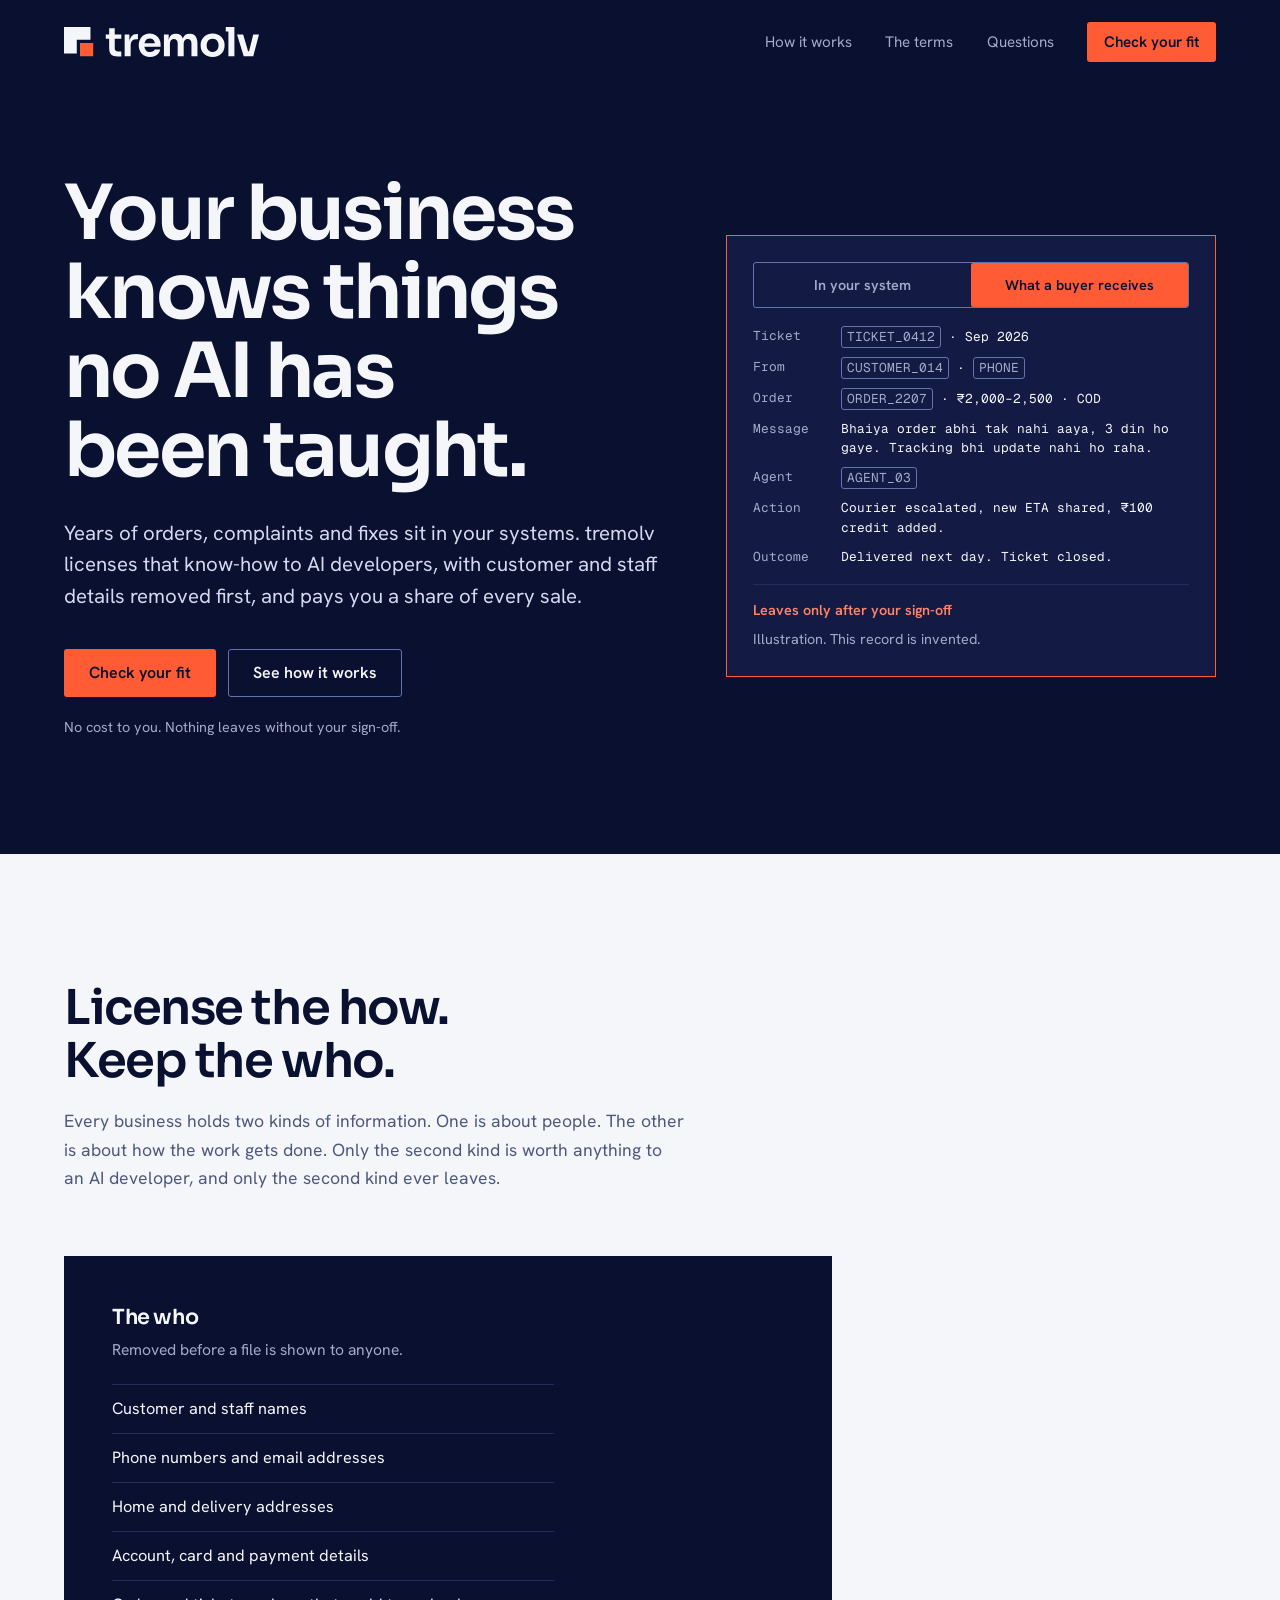
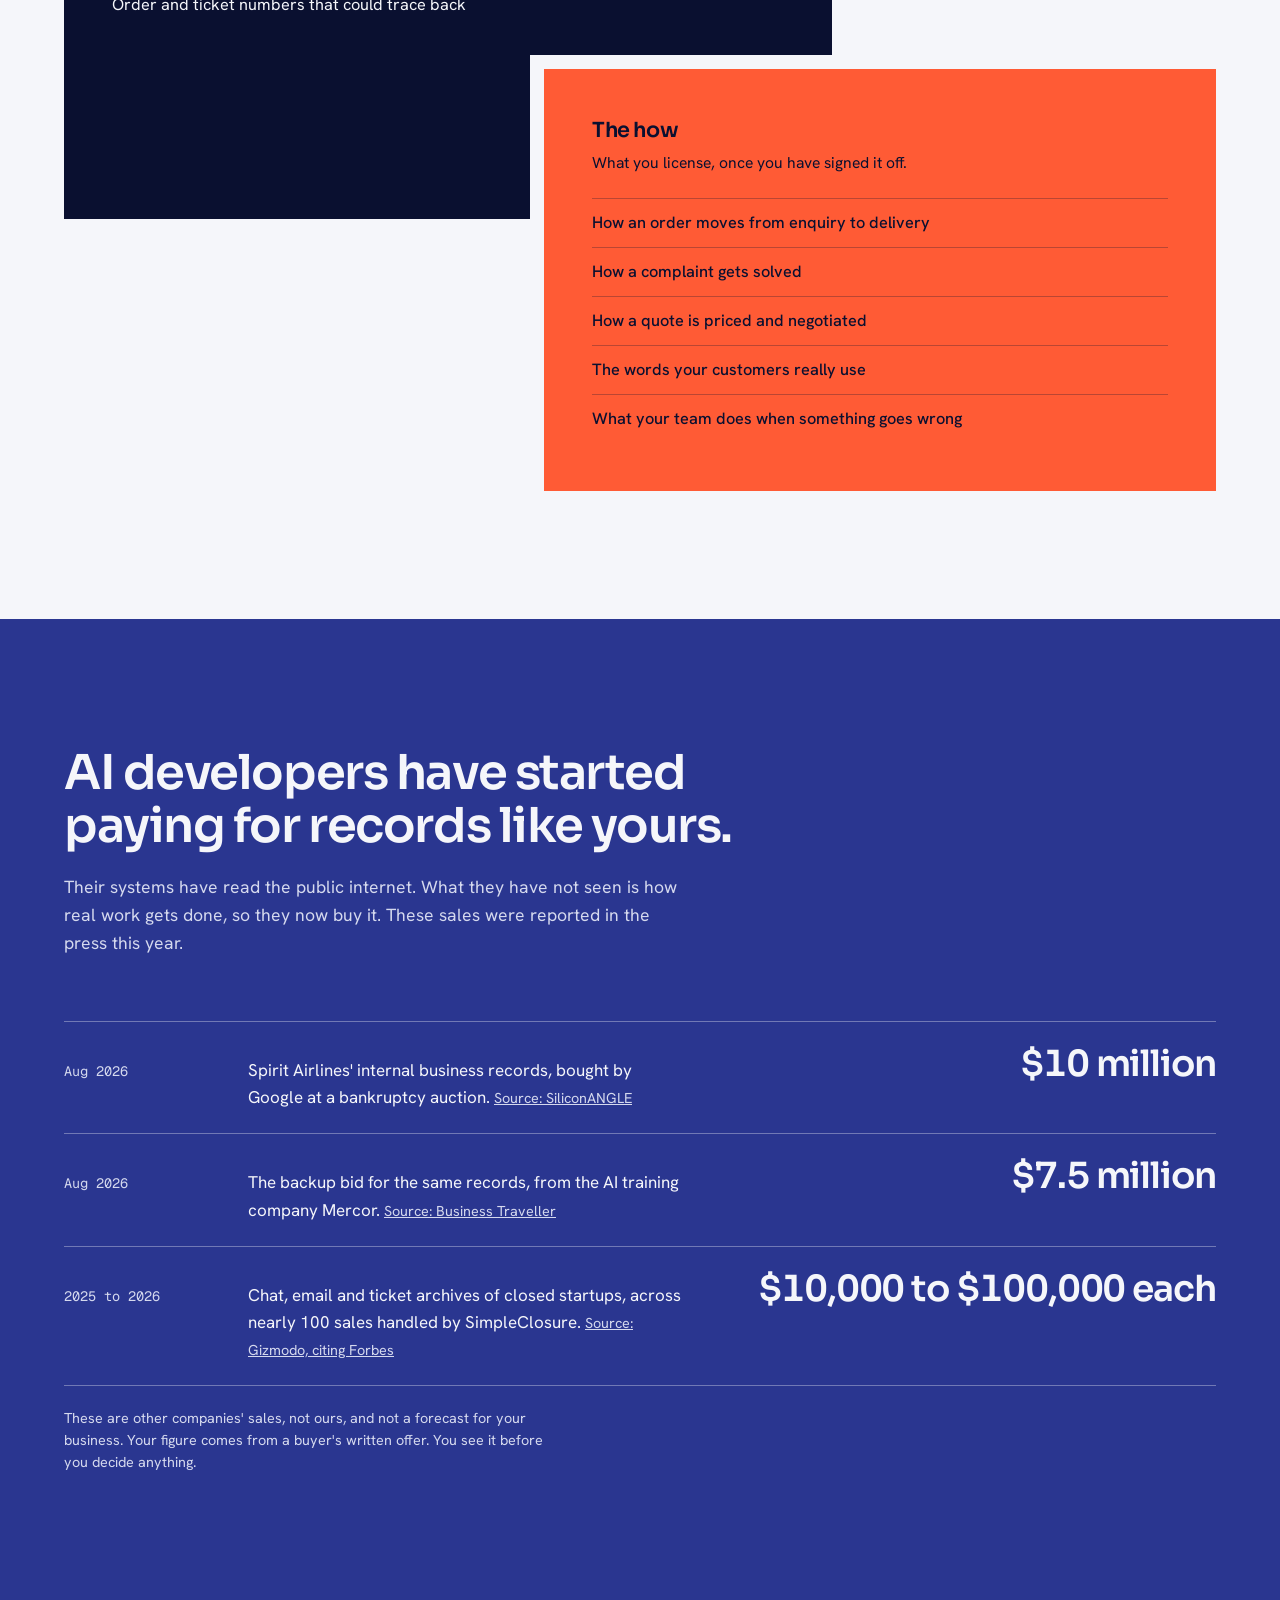
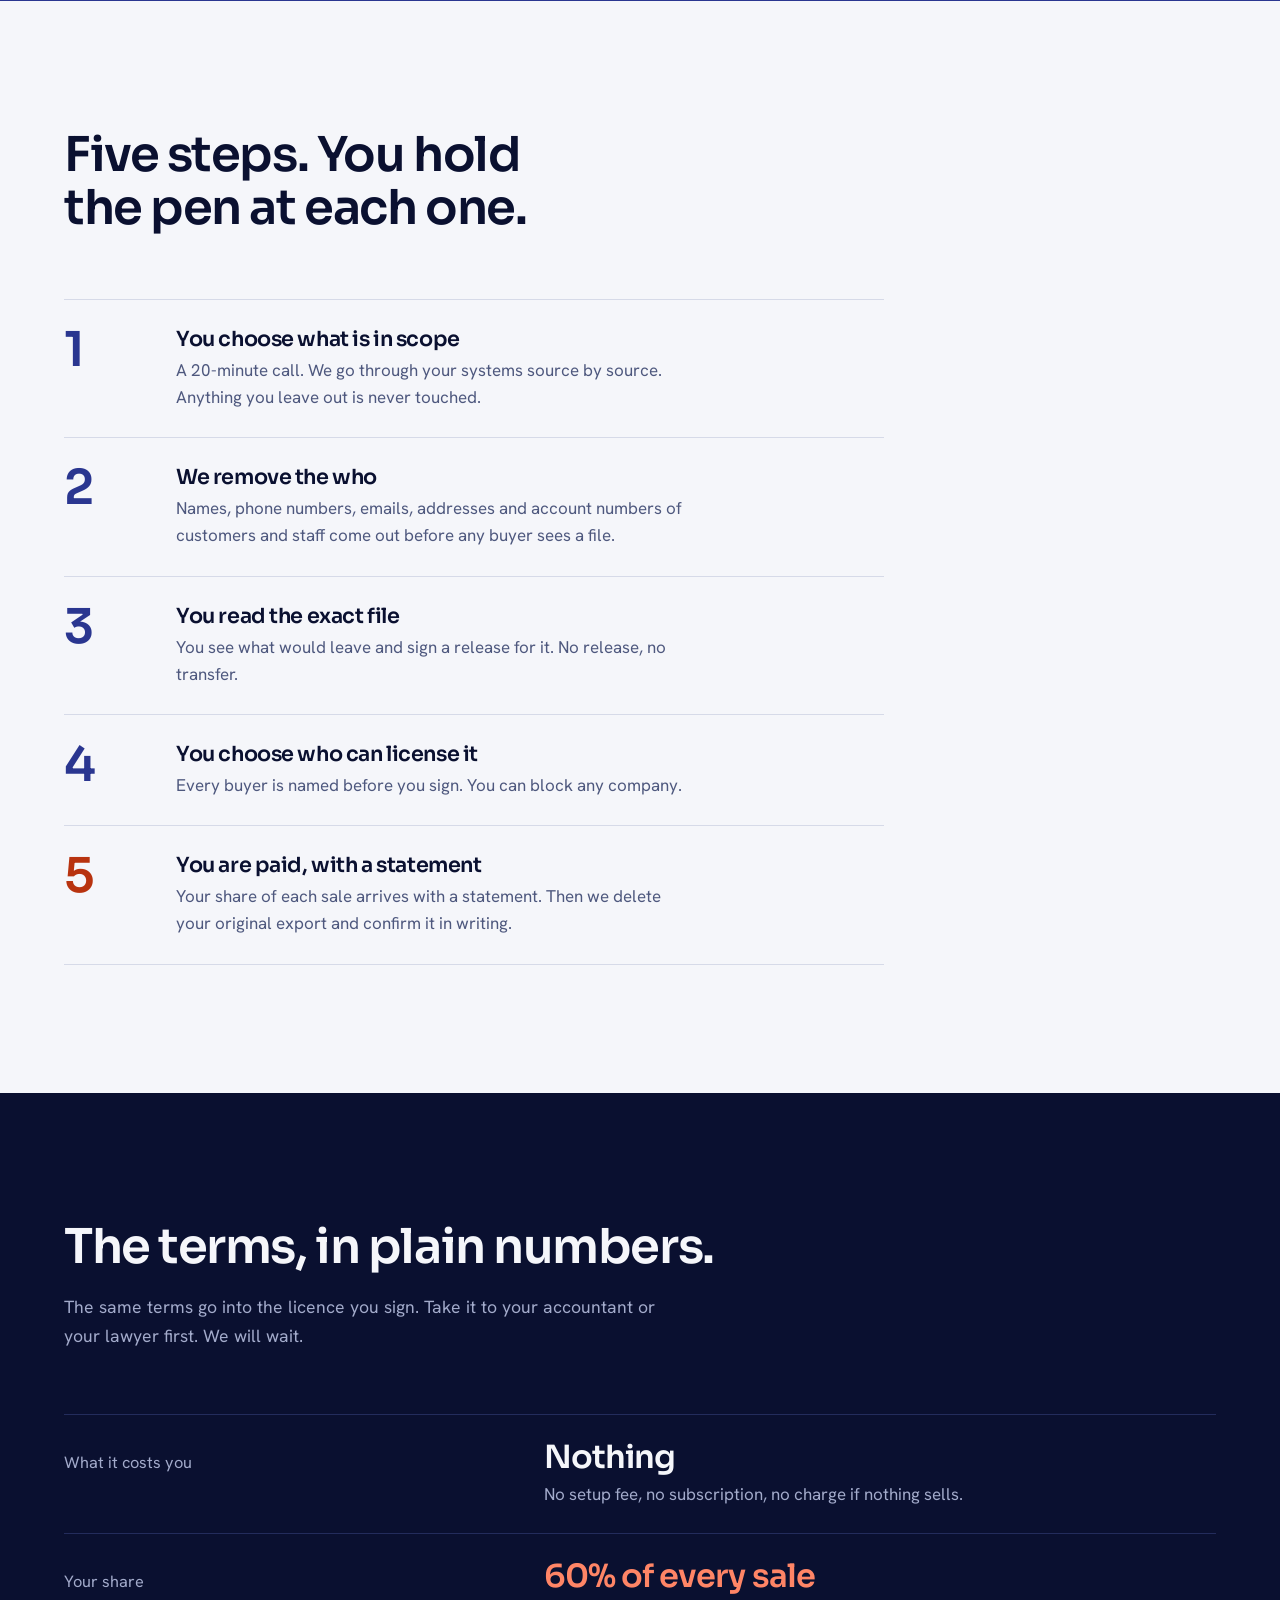
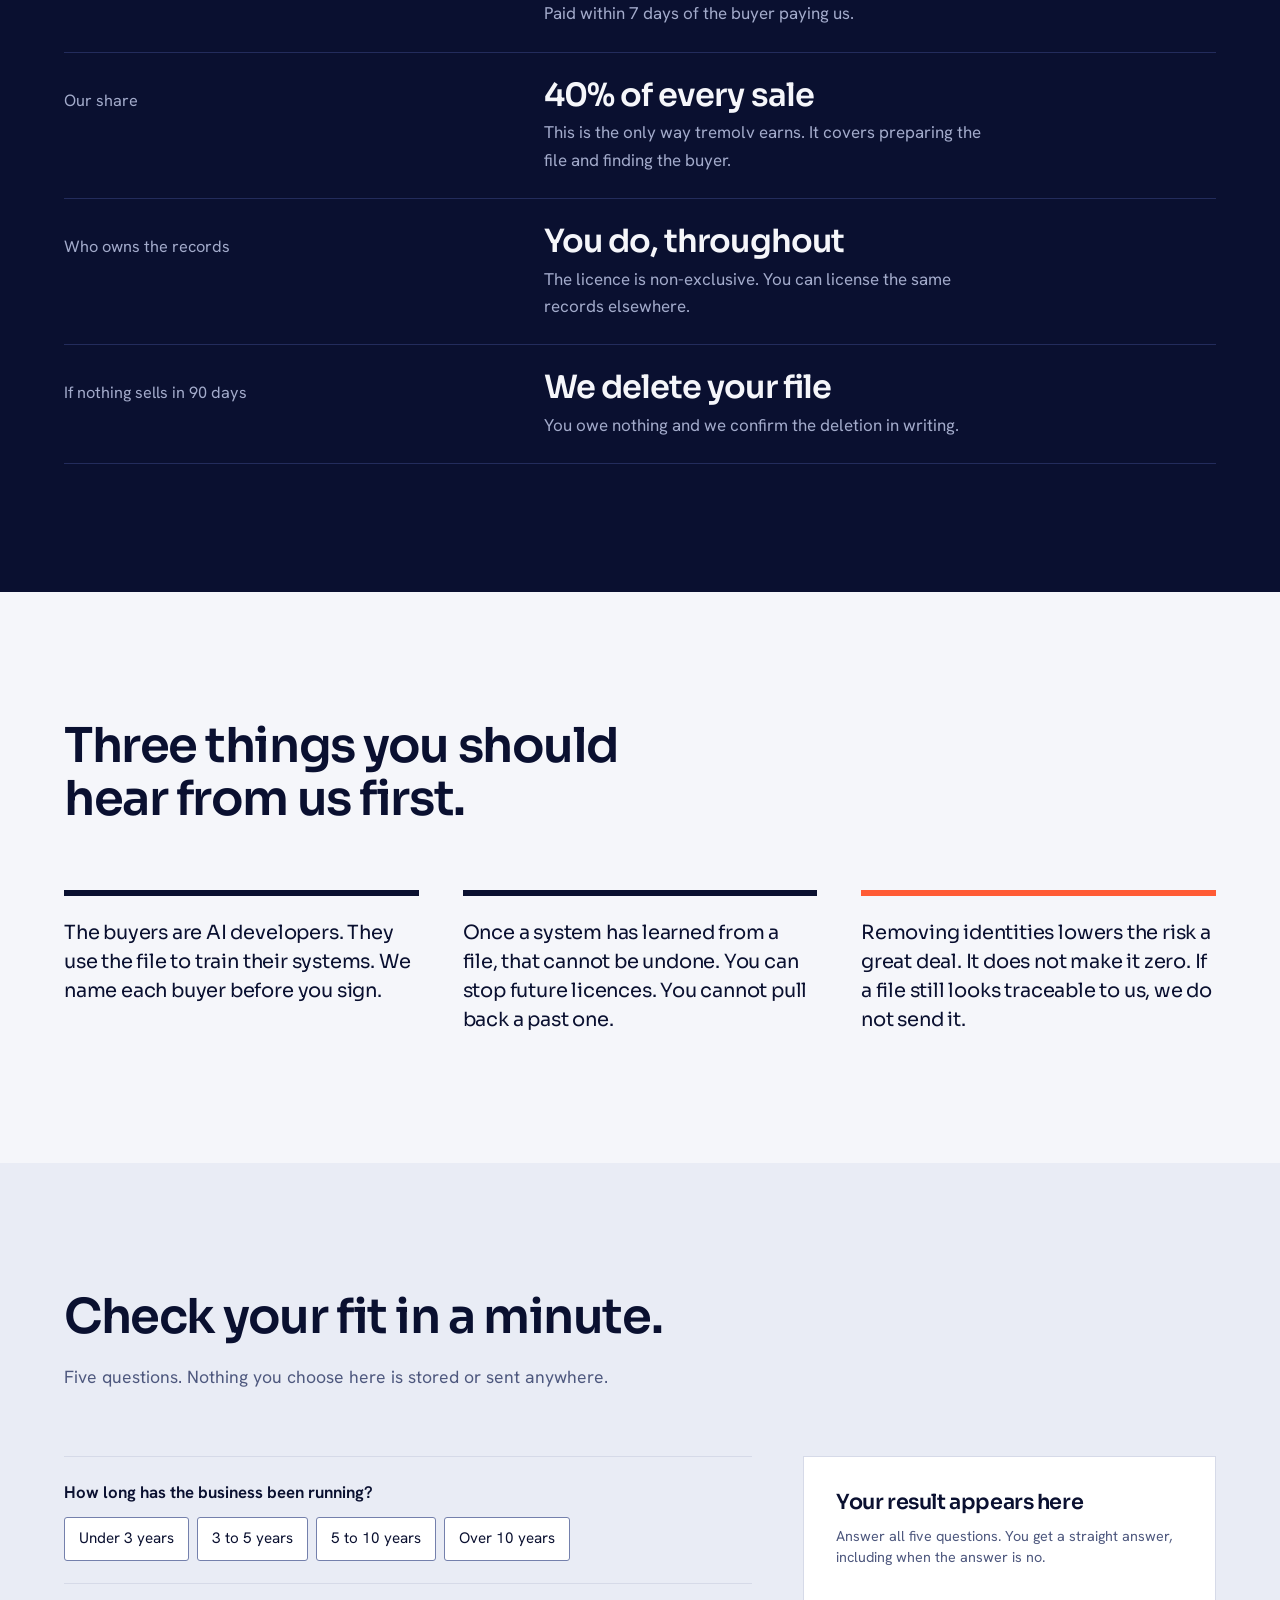
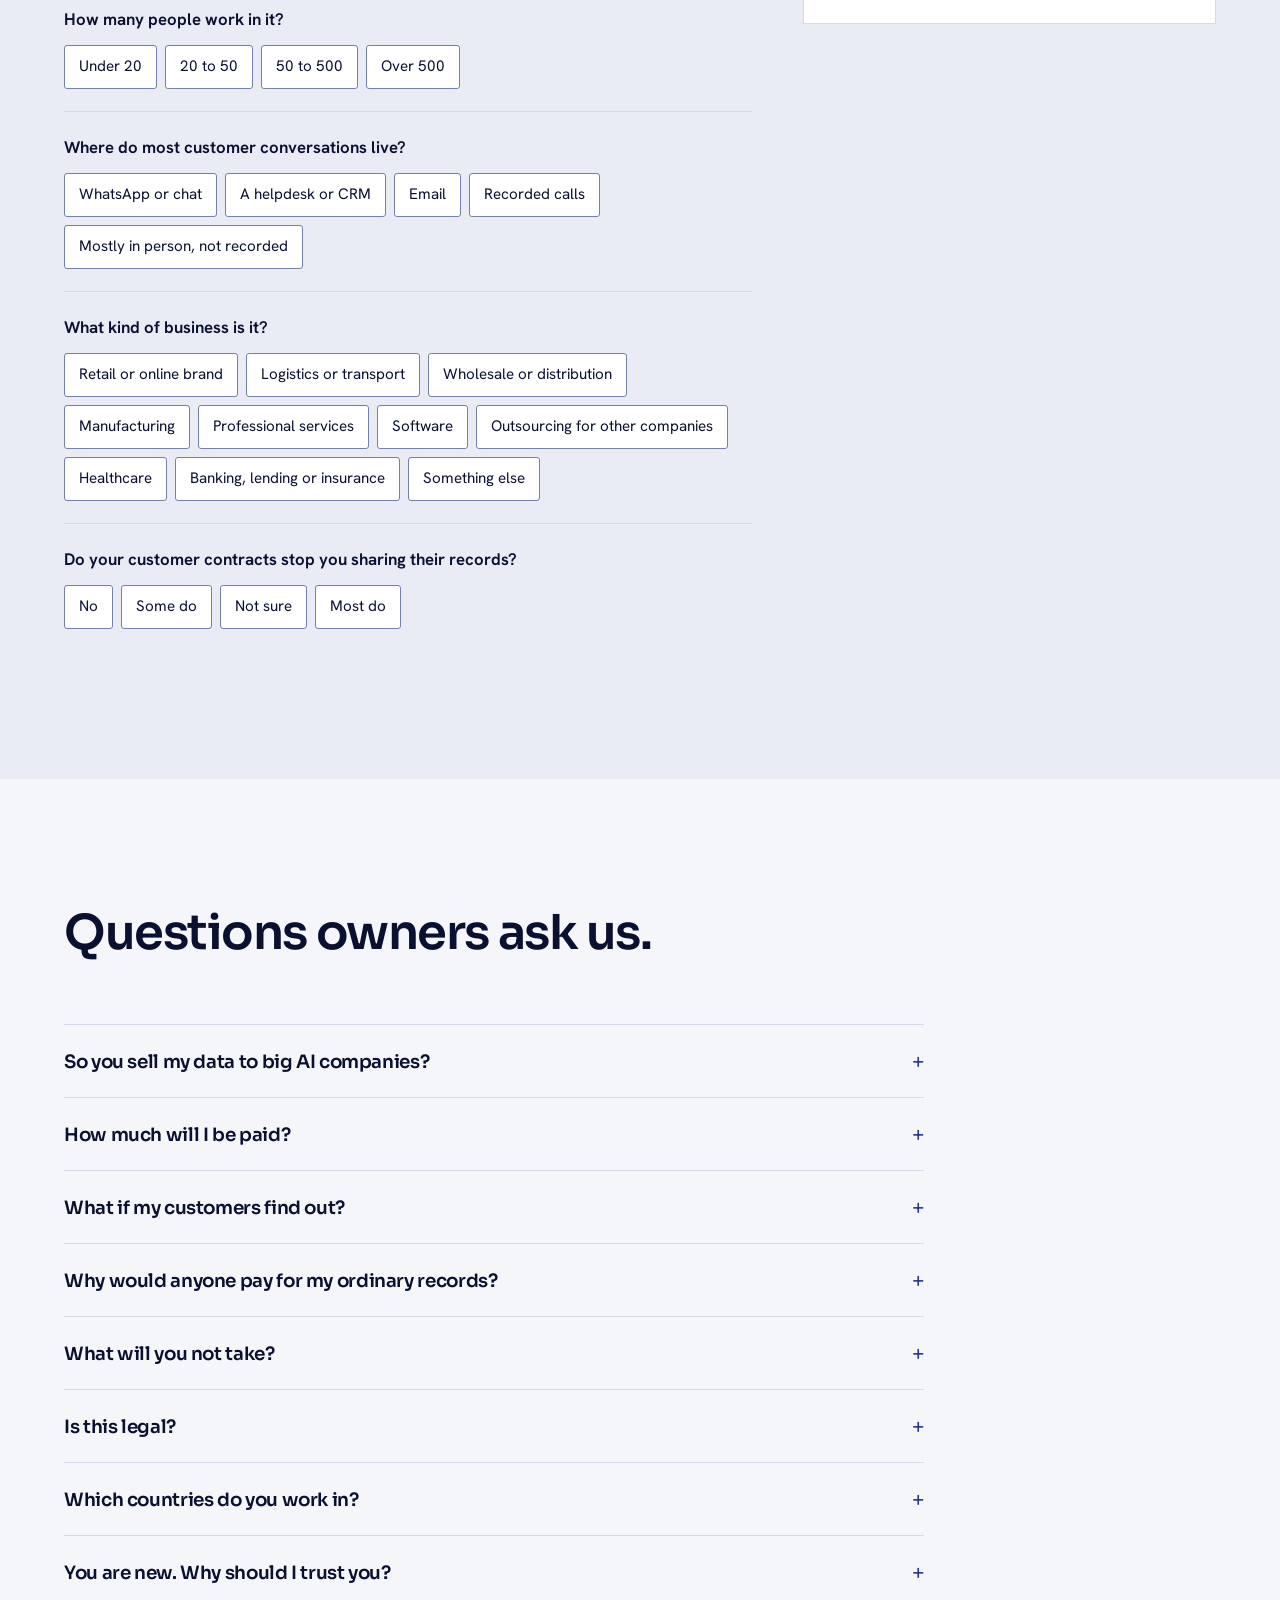
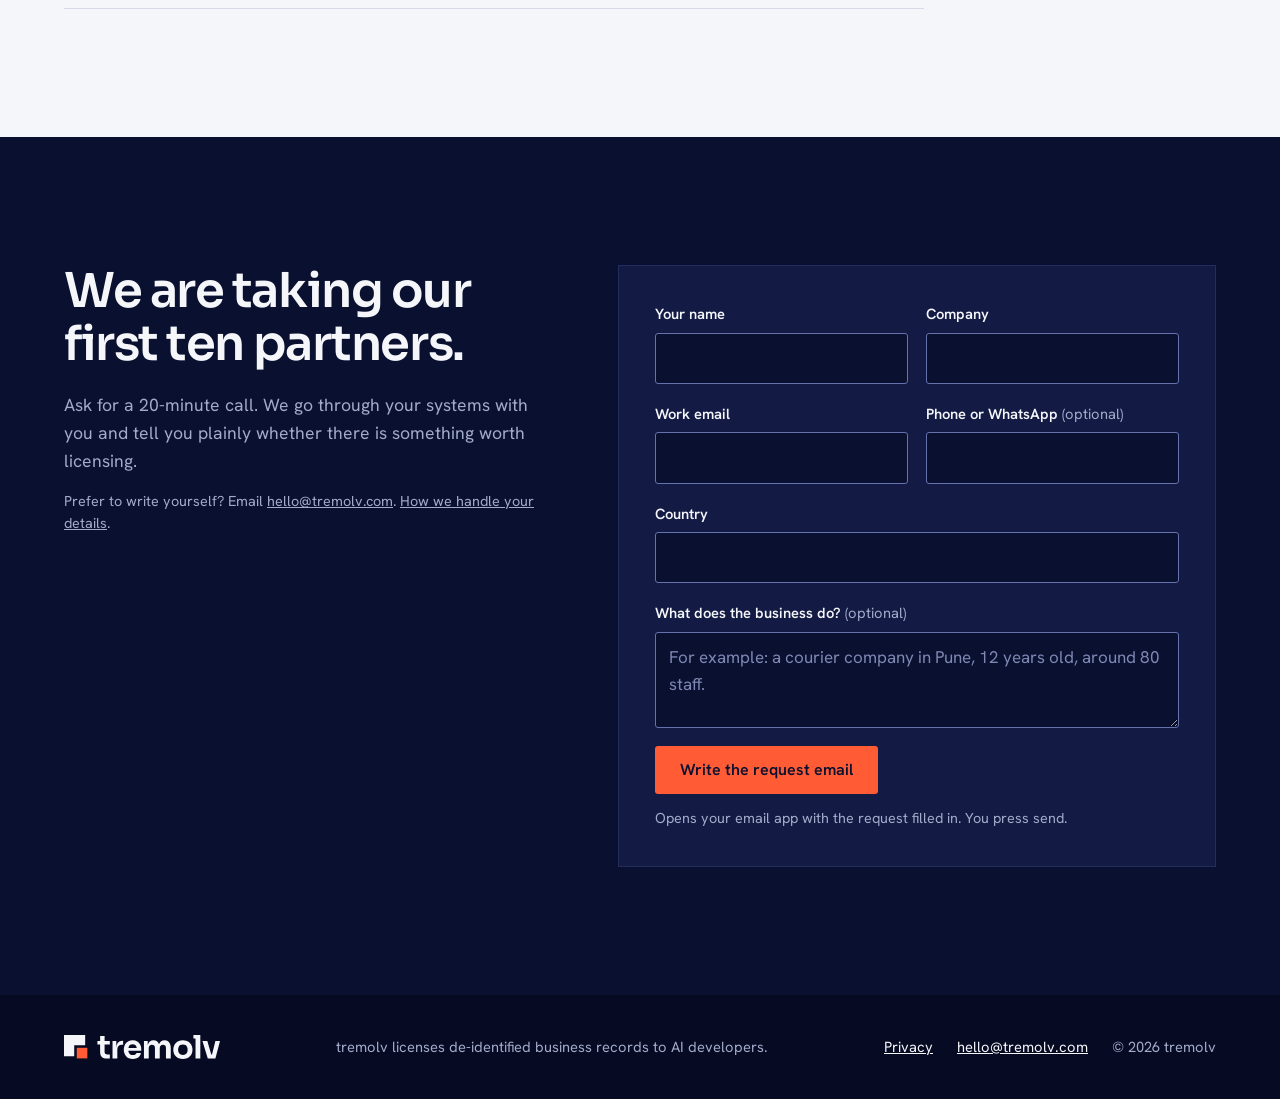
<file: index.html>
<!doctype html>
<html lang="en">
<head>
<meta charset="utf-8">
<meta name="viewport" content="width=device-width, initial-scale=1">
<title>tremolv | License how your business works</title>
<meta name="description" content="tremolv licenses your de-identified operational records to AI developers and pays you a share of every sale. You see the exact file, name the buyers you refuse, and sign off before anything leaves.">
<link rel="canonical" href="https://tremolv.com/">
<meta property="og:type" content="website">
<meta property="og:url" content="https://tremolv.com/">
<meta property="og:title" content="tremolv | License the how. Keep the who.">
<meta property="og:description" content="Your business knows things no AI has been taught. License that know-how, with customer and staff details removed first.">
<meta property="og:image" content="https://tremolv.com/assets/img/og-image.png">
<meta name="twitter:card" content="summary_large_image">
<meta name="theme-color" content="#0A1030">
<link rel="icon" href="assets/img/favicon.svg" type="image/svg+xml">
<link rel="icon" href="assets/img/favicon-32.png" sizes="32x32" type="image/png">
<link rel="apple-touch-icon" href="assets/img/apple-touch-icon-180.png">
<link rel="preload" href="assets/fonts/sora.woff2" as="font" type="font/woff2" crossorigin>
<link rel="preload" href="assets/fonts/hanken-grotesk.woff2" as="font" type="font/woff2" crossorigin>
<link rel="stylesheet" href="assets/css/site.css">
</head>
<body>
<a class="skip" href="#main">Skip to content</a>

<div class="on-navy">
  <header class="wrap top">
    <a class="top__logo" href="./" aria-label="tremolv home"><img src="assets/img/tremolv-logo-on-dark.svg" alt="tremolv" width="195" height="30"></a>
    <nav class="top__nav" aria-label="Main">
      <a href="#how">How it works</a>
      <a href="#terms">The terms</a>
      <a href="#questions">Questions</a>
      <a class="btn btn-primary" href="#fit">Check your fit</a>
    </nav>
  </header>
</div>

<main id="main">
<section class="on-navy">
  <div class="wrap hero">
    <div class="hero__grid">
      <div class="hero__copy">
        <h1 class="h1">Your business knows things no AI has been taught.</h1>
        <p class="lead">Years of orders, complaints and fixes sit in your systems. tremolv licenses that know-how to AI developers, with customer and staff details removed first, and pays you a share of every sale.</p>
        <div class="hero__cta">
          <a class="btn btn-primary" href="#fit">Check your fit</a>
          <a class="btn btn-secondary" href="#how">See how it works</a>
        </div>
        <p class="note hero__assure">No cost to you. Nothing leaves without your sign-off.</p>
      </div>

      <figure class="record" id="record" data-state="in">
        <div class="record__tabs" role="group" aria-label="Which version of the record to show">
          <button class="record__tab" type="button" data-show="in" aria-pressed="true">In your system</button>
          <button class="record__tab" type="button" data-show="out" aria-pressed="false">What a buyer receives</button>
        </div>
        <dl>
          <dt>Ticket</dt>
          <dd><span class="swap"><span class="swap__in">TKT-2207</span><span class="swap__out">TICKET_0412</span></span> · <span class="swap"><span class="swap__in">14 Sep 2026</span><span class="swap__out swap__out--plain">Sep 2026</span></span></dd>
          <dt>From</dt>
          <dd><span class="swap"><span class="swap__in">Rahul Verma</span><span class="swap__out">CUSTOMER_014</span></span> · <span class="swap"><span class="swap__in">+91 99999 00000</span><span class="swap__out">PHONE</span></span></dd>
          <dt>Order</dt>
          <dd><span class="swap"><span class="swap__in">#KA-88213</span><span class="swap__out">ORDER_2207</span></span> · <span class="swap"><span class="swap__in">₹2,340</span><span class="swap__out swap__out--plain">₹2,000–2,500</span></span> · COD</dd>
          <dt>Message</dt>
          <dd>Bhaiya order abhi tak nahi aaya, 3 din ho gaye. Tracking bhi update nahi ho raha.</dd>
          <dt>Agent</dt>
          <dd><span class="swap"><span class="swap__in">Priya S.</span><span class="swap__out">AGENT_03</span></span></dd>
          <dt>Action</dt>
          <dd>Courier escalated, new ETA shared, ₹100 credit added.</dd>
          <dt>Outcome</dt>
          <dd>Delivered next day. Ticket closed.</dd>
        </dl>
        <figcaption class="record__foot">
          <span class="record__status" id="record-status" aria-live="polite">Stays with you</span>
          <span class="note">Illustration. This record is invented.</span>
        </figcaption>
      </figure>
    </div>
  </div>
</section>

<section class="band on-paper" id="leaves">
  <div class="wrap">
    <div class="head">
      <h2 class="h2">License the how. Keep the who.</h2>
      <p class="intro">Every business holds two kinds of information. One is about people. The other is about how the work gets done. Only the second kind is worth anything to an AI developer, and only the second kind ever leaves.</p>
    </div>
    <div class="split">
      <div class="split__who">
        <h3 class="h3">The who</h3>
        <p class="split__sub">Removed before a file is shown to anyone.</p>
        <ul>
          <li>Customer and staff names</li>
          <li>Phone numbers and email addresses</li>
          <li>Home and delivery addresses</li>
          <li>Account, card and payment details</li>
          <li>Order and ticket numbers that could trace back</li>
        </ul>
      </div>
      <div class="split__how">
        <h3 class="h3">The how</h3>
        <p class="split__sub">What you license, once you have signed it off.</p>
        <ul>
          <li>How an order moves from enquiry to delivery</li>
          <li>How a complaint gets solved</li>
          <li>How a quote is priced and negotiated</li>
          <li>The words your customers really use</li>
          <li>What your team does when something goes wrong</li>
        </ul>
      </div>
    </div>
  </div>
</section>

<section class="band on-indigo" id="market">
  <div class="wrap">
    <div class="head">
      <h2 class="h2">AI developers have started paying for records like yours.</h2>
      <p class="intro">Their systems have read the public internet. What they have not seen is how real work gets done, so they now buy it. These sales were reported in the press this year.</p>
    </div>
    <div class="ledger">
      <div class="ledger__row">
        <span class="ledger__when">Aug 2026</span>
        <p class="ledger__what">Spirit Airlines' internal business records, bought by Google at a bankruptcy auction. <a href="https://siliconangle.com/2026/08/17/google-pays-10m-to-get-its-hands-on-spirit-airlines-business-data-for-ai-training/" rel="noopener">Source: SiliconANGLE</a></p>
        <span class="ledger__price">$10 million</span>
      </div>
      <div class="ledger__row">
        <span class="ledger__when">Aug 2026</span>
        <p class="ledger__what">The backup bid for the same records, from the AI training company Mercor. <a href="https://www.businesstraveller.com/news/google-spirit-airlines-data-deal-ai-training/" rel="noopener">Source: Business Traveller</a></p>
        <span class="ledger__price">$7.5 million</span>
      </div>
      <div class="ledger__row">
        <span class="ledger__when">2025 to 2026</span>
        <p class="ledger__what">Chat, email and ticket archives of closed startups, across nearly 100 sales handled by SimpleClosure. <a href="https://gizmodo.com/failed-companies-are-selling-old-slack-chats-and-email-archives-to-train-ai-2000747916" rel="noopener">Source: Gizmodo, citing Forbes</a></p>
        <span class="ledger__price">$10,000 to $100,000 each</span>
      </div>
    </div>
    <p class="note">These are other companies' sales, not ours, and not a forecast for your business. Your figure comes from a buyer's written offer. You see it before you decide anything.</p>
  </div>
</section>

<section class="band on-paper" id="how">
  <div class="wrap">
    <div class="head">
      <h2 class="h2">Five steps. You hold the pen at each one.</h2>
    </div>
    <ol class="steps">
      <li><h3 class="h3">You choose what is in scope</h3><p>A 20-minute call. We go through your systems source by source. Anything you leave out is never touched.</p></li>
      <li><h3 class="h3">We remove the who</h3><p>Names, phone numbers, emails, addresses and account numbers of customers and staff come out before any buyer sees a file.</p></li>
      <li><h3 class="h3">You read the exact file</h3><p>You see what would leave and sign a release for it. No release, no transfer.</p></li>
      <li><h3 class="h3">You choose who can license it</h3><p>Every buyer is named before you sign. You can block any company.</p></li>
      <li><h3 class="h3">You are paid, with a statement</h3><p>Your share of each sale arrives with a statement. Then we delete your original export and confirm it in writing.</p></li>
    </ol>
  </div>
</section>

<section class="band on-navy" id="terms">
  <div class="wrap">
    <div class="head">
      <h2 class="h2">The terms, in plain numbers.</h2>
      <p class="intro">The same terms go into the licence you sign. Take it to your accountant or your lawyer first. We will wait.</p>
    </div>
    <dl class="terms">
      <div><dt>What it costs you</dt><dd><b>Nothing</b><span>No setup fee, no subscription, no charge if nothing sells.</span></dd></div>
      <div class="is-yours"><dt>Your share</dt><dd><b>60% of every sale</b><span>Paid within 7 days of the buyer paying us.</span></dd></div>
      <div><dt>Our share</dt><dd><b>40% of every sale</b><span>This is the only way tremolv earns. It covers preparing the file and finding the buyer.</span></dd></div>
      <div><dt>Who owns the records</dt><dd><b>You do, throughout</b><span>The licence is non-exclusive. You can license the same records elsewhere.</span></dd></div>
      <div><dt>If nothing sells in 90 days</dt><dd><b>We delete your file</b><span>You owe nothing and we confirm the deletion in writing.</span></dd></div>
    </dl>
  </div>
</section>

<section class="band on-paper" id="said-first">
  <div class="wrap">
    <div class="head">
      <h2 class="h2">Three things you should hear from us first.</h2>
    </div>
    <ul class="said">
      <li><p>The buyers are AI developers. They use the file to train their systems. We name each buyer before you sign.</p></li>
      <li><p>Once a system has learned from a file, that cannot be undone. You can stop future licences. You cannot pull back a past one.</p></li>
      <li><p>Removing identities lowers the risk a great deal. It does not make it zero. If a file still looks traceable to us, we do not send it.</p></li>
    </ul>
  </div>
</section>

<section class="band on-sunk" id="fit">
  <div class="wrap">
    <div class="head">
      <h2 class="h2">Check your fit in a minute.</h2>
      <p class="intro">Five questions. Nothing you choose here is stored or sent anywhere.</p>
    </div>
    <div class="fit">
      <form id="fit-form" novalidate>
        <fieldset class="fit__q">
          <legend>How long has the business been running?</legend>
          <div class="chips">
            <label class="chip"><input type="radio" name="years" value="0" id="fit-years-0"><span>Under 3 years</span></label>
            <label class="chip"><input type="radio" name="years" value="1" id="fit-years-1"><span>3 to 5 years</span></label>
            <label class="chip"><input type="radio" name="years" value="2" id="fit-years-2"><span>5 to 10 years</span></label>
            <label class="chip"><input type="radio" name="years" value="3" id="fit-years-3"><span>Over 10 years</span></label>
          </div>
        </fieldset>
        <fieldset class="fit__q">
          <legend>How many people work in it?</legend>
          <div class="chips">
            <label class="chip"><input type="radio" name="team" value="xs" id="fit-team-xs"><span>Under 20</span></label>
            <label class="chip"><input type="radio" name="team" value="s" id="fit-team-s"><span>20 to 50</span></label>
            <label class="chip"><input type="radio" name="team" value="m" id="fit-team-m"><span>50 to 500</span></label>
            <label class="chip"><input type="radio" name="team" value="l" id="fit-team-l"><span>Over 500</span></label>
          </div>
        </fieldset>
        <fieldset class="fit__q">
          <legend>Where do most customer conversations live?</legend>
          <div class="chips">
            <label class="chip"><input type="radio" name="channel" value="chat" id="fit-channel-chat"><span>WhatsApp or chat</span></label>
            <label class="chip"><input type="radio" name="channel" value="tickets" id="fit-channel-tickets"><span>A helpdesk or CRM</span></label>
            <label class="chip"><input type="radio" name="channel" value="email" id="fit-channel-email"><span>Email</span></label>
            <label class="chip"><input type="radio" name="channel" value="calls" id="fit-channel-calls"><span>Recorded calls</span></label>
            <label class="chip"><input type="radio" name="channel" value="none" id="fit-channel-none"><span>Mostly in person, not recorded</span></label>
          </div>
        </fieldset>
        <fieldset class="fit__q">
          <legend>What kind of business is it?</legend>
          <div class="chips">
            <label class="chip"><input type="radio" name="sector" value="retail" id="fit-sector-retail"><span>Retail or online brand</span></label>
            <label class="chip"><input type="radio" name="sector" value="logistics" id="fit-sector-logistics"><span>Logistics or transport</span></label>
            <label class="chip"><input type="radio" name="sector" value="distribution" id="fit-sector-distribution"><span>Wholesale or distribution</span></label>
            <label class="chip"><input type="radio" name="sector" value="manufacturing" id="fit-sector-manufacturing"><span>Manufacturing</span></label>
            <label class="chip"><input type="radio" name="sector" value="services" id="fit-sector-services"><span>Professional services</span></label>
            <label class="chip"><input type="radio" name="sector" value="software" id="fit-sector-software"><span>Software</span></label>
            <label class="chip"><input type="radio" name="sector" value="outsourcing" id="fit-sector-outsourcing"><span>Outsourcing for other companies</span></label>
            <label class="chip"><input type="radio" name="sector" value="health" id="fit-sector-health"><span>Healthcare</span></label>
            <label class="chip"><input type="radio" name="sector" value="finance" id="fit-sector-finance"><span>Banking, lending or insurance</span></label>
            <label class="chip"><input type="radio" name="sector" value="other" id="fit-sector-other"><span>Something else</span></label>
          </div>
        </fieldset>
        <fieldset class="fit__q">
          <legend>Do your customer contracts stop you sharing their records?</legend>
          <div class="chips">
            <label class="chip"><input type="radio" name="rights" value="free" id="fit-rights-free"><span>No</span></label>
            <label class="chip"><input type="radio" name="rights" value="some" id="fit-rights-some"><span>Some do</span></label>
            <label class="chip"><input type="radio" name="rights" value="unsure" id="fit-rights-unsure"><span>Not sure</span></label>
            <label class="chip"><input type="radio" name="rights" value="most" id="fit-rights-most"><span>Most do</span></label>
          </div>
        </fieldset>
      </form>

      <aside class="fit__result" id="fit-result" data-verdict="none" aria-live="polite">
        <h3 class="h3" id="fit-title">Your result appears here</h3>
        <p class="note" id="fit-summary">Answer all five questions. You get a straight answer, including when the answer is no.</p>
        <ul id="fit-reasons"></ul>
        <a class="btn btn-primary" id="fit-cta" href="#ask" hidden>Request a call</a>
      </aside>
    </div>
  </div>
</section>

<section class="band on-paper" id="questions">
  <div class="wrap">
    <div class="head">
      <h2 class="h2">Questions owners ask us.</h2>
    </div>
    <div class="faq">
      <details>
        <summary>So you sell my data to big AI companies?</summary>
        <div><p>We license a de-identified copy of your operational records to AI developers. Before you sign, you see which company, which file and what you are paid. You can say no to any of them.</p></div>
      </details>
      <details>
        <summary>How much will I be paid?</summary>
        <div><p>We cannot tell you until a buyer makes a written offer, and we will not guess. What moves the figure is how many years of history you have, how much of it is real conversation, and how cleanly you own it.</p><p>You see the offer before you decide. Your share is 60% of it.</p></div>
      </details>
      <details>
        <summary>What if my customers find out?</summary>
        <div><p>There is nothing about your customers in the file, and you can read it yourself before it goes. If you have promised a customer in writing that you will not share their records, those records stay out of scope. We ask about this on the first call.</p></div>
      </details>
      <details>
        <summary>Why would anyone pay for my ordinary records?</summary>
        <div><p>AI systems have read the public internet. What they have not seen is how real work gets done: a complaint from first message to resolution, an order from enquiry to delivery. Your records hold that, in the words your customers really use.</p></div>
      </details>
      <details>
        <summary>What will you not take?</summary>
        <div><p>Patient records. Customer records from banks, lenders and insurers. Anything about children. Records you hold on behalf of your own clients, because those belong to them.</p></div>
      </details>
      <details>
        <summary>Is this legal?</summary>
        <div><p>The licence is a written contract you sign, and personal details are removed first. Privacy law differs by country, so each country has its own annex to the licence. Take it to your accountant or your lawyer before you sign.</p></div>
      </details>
      <details>
        <summary>Which countries do you work in?</summary>
        <div><p>Any country where we can meet the local privacy law. We started in India.</p></div>
      </details>
      <details>
        <summary>You are new. Why should I trust you?</summary>
        <div><p>We are new, and you would be among our first ten partners. That is why you see every file, name every buyer you refuse, and walk away at no cost if nothing sells.</p></div>
      </details>
    </div>
  </div>
</section>

<section class="band on-navy" id="ask">
  <div class="wrap ask">
    <div class="ask__copy">
      <h2 class="h2">We are taking our first ten partners.</h2>
      <p class="intro">Ask for a 20-minute call. We go through your systems with you and tell you plainly whether there is something worth licensing.</p>
      <p class="note">Prefer to write yourself? Email <a href="mailto:hello@tremolv.com">hello@tremolv.com</a>. <a href="privacy.html">How we handle your details</a>.</p>
    </div>
    <form class="form" id="ask-form" method="post" enctype="text/plain" action="mailto:hello@tremolv.com?subject=Call%20request">
      <input type="hidden" name="fit-result" id="ask-fit" value="">
      <div class="field"><label for="ask-name">Your name</label><input id="ask-name" name="name" autocomplete="name" required></div>
      <div class="field"><label for="ask-company">Company</label><input id="ask-company" name="company" autocomplete="organization" required></div>
      <div class="field"><label for="ask-email">Work email</label><input id="ask-email" name="email" type="email" autocomplete="email" required></div>
      <div class="field"><label for="ask-phone">Phone or WhatsApp <small>(optional)</small></label><input id="ask-phone" name="phone" type="tel" autocomplete="tel"></div>
      <div class="field field--wide"><label for="ask-country">Country</label><input id="ask-country" name="country" autocomplete="country-name" required></div>
      <div class="field field--wide"><label for="ask-notes">What does the business do? <small>(optional)</small></label><textarea id="ask-notes" name="notes" placeholder="For example: a courier company in Pune, 12 years old, around 80 staff."></textarea></div>
      <div class="form__foot">
        <button class="btn btn-primary" type="submit" id="ask-submit">Write the request email</button>
        <span class="note">Opens your email app with the request filled in. You press send.</span>
      </div>
      <p class="form__msg" id="ask-msg" role="status" hidden></p>
    </form>
  </div>
</section>
</main>

<footer class="foot">
  <div class="wrap foot__row">
    <img src="assets/img/tremolv-logo-on-dark.svg" alt="tremolv" width="156" height="24">
    <p>tremolv licenses de-identified business records to AI developers.</p>
    <p class="foot__links"><a href="privacy.html">Privacy</a><a href="mailto:hello@tremolv.com">hello@tremolv.com</a><span>© 2026 tremolv</span></p>
  </div>
</footer>

<script src="assets/js/site.js" defer></script>
</body>
</html>
</file>
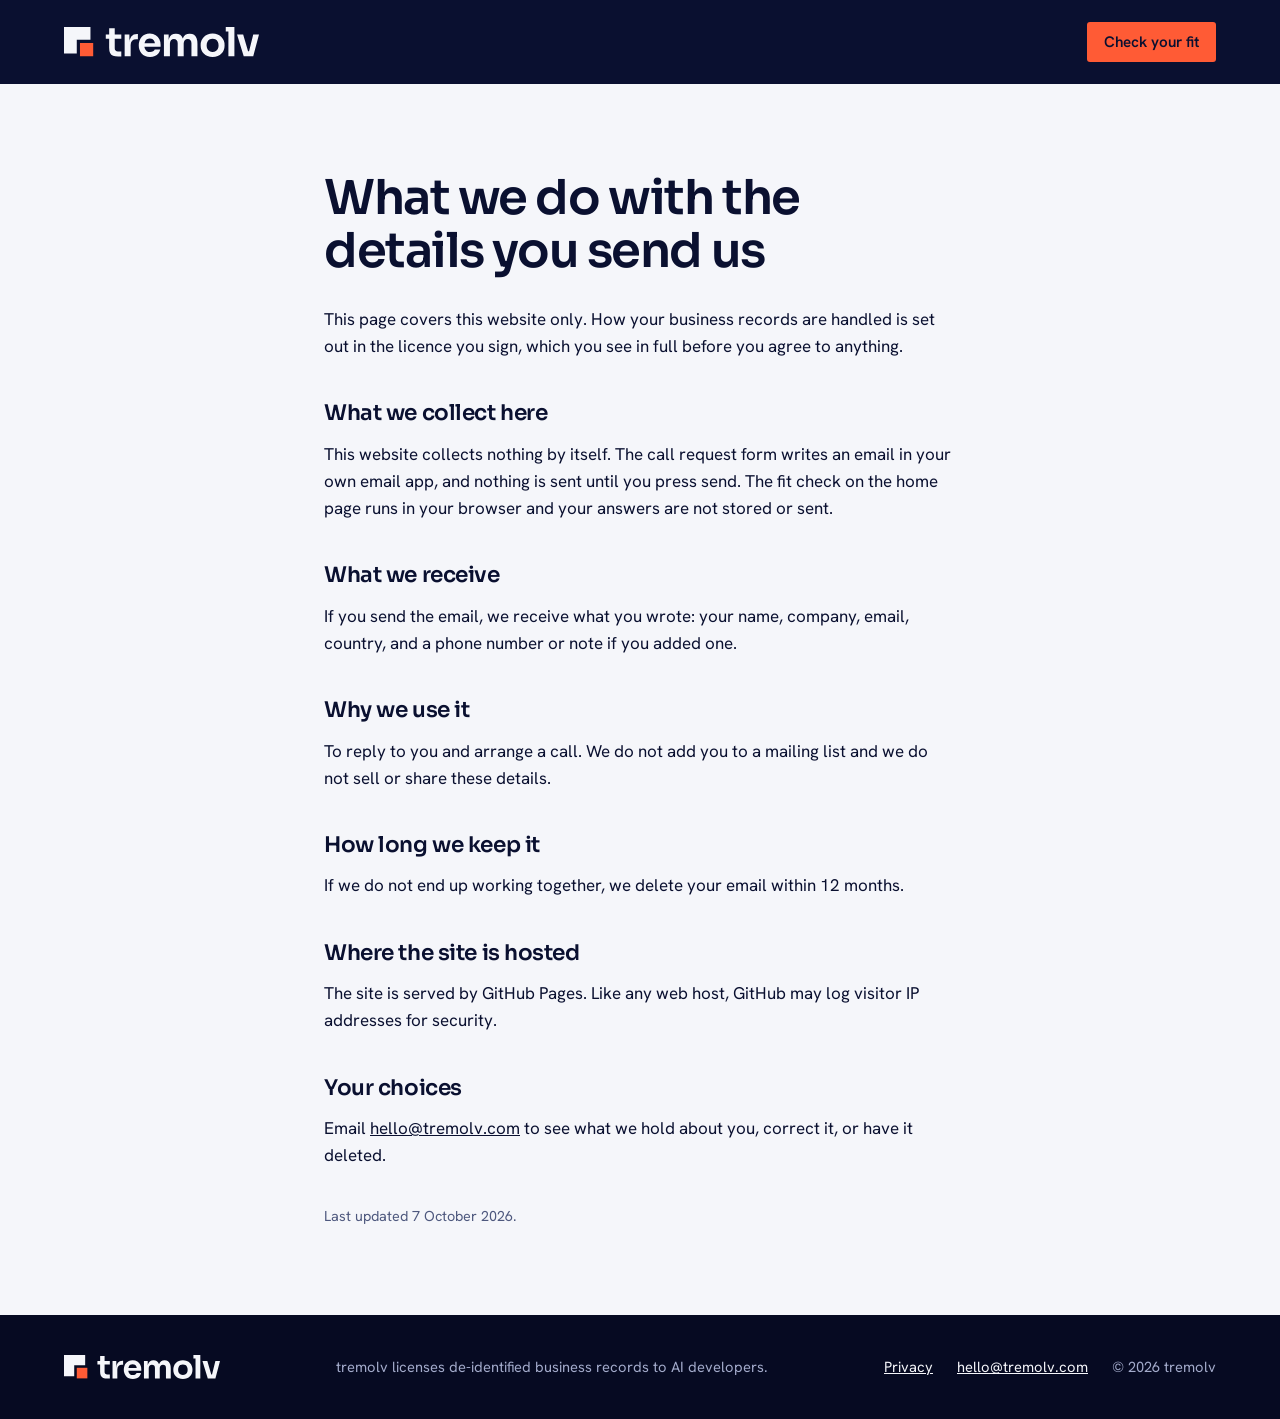
<file: privacy.html>
<!doctype html>
<html lang="en">
<head>
<meta charset="utf-8">
<meta name="viewport" content="width=device-width, initial-scale=1">
<title>Privacy | tremolv</title>
<meta name="description" content="What tremolv does with the details you send through this website.">
<meta name="theme-color" content="#0A1030">
<link rel="icon" href="assets/img/favicon.svg" type="image/svg+xml">
<link rel="icon" href="assets/img/favicon-32.png" sizes="32x32" type="image/png">
<link rel="apple-touch-icon" href="assets/img/apple-touch-icon-180.png">
<link rel="stylesheet" href="assets/css/site.css">
</head>
<body>
<div class="on-navy">
  <header class="wrap top">
    <a class="top__logo" href="./" aria-label="tremolv home"><img src="assets/img/tremolv-logo-on-dark.svg" alt="tremolv" width="195" height="30"></a>
    <nav class="top__nav" aria-label="Main"><a class="btn btn-primary" href="index.html#fit">Check your fit</a></nav>
  </header>
</div>
<main class="wrap doc">
<h1 class="h2">What we do with the details you send us</h1>
<p>This page covers this website only. How your business records are handled is set out in the licence you sign, which you see in full before you agree to anything.</p>
<h2>What we collect here</h2>
<p>This website collects nothing by itself. The call request form writes an email in your own email app, and nothing is sent until you press send. The fit check on the home page runs in your browser and your answers are not stored or sent.</p>
<h2>What we receive</h2>
<p>If you send the email, we receive what you wrote: your name, company, email, country, and a phone number or note if you added one.</p>
<h2>Why we use it</h2>
<p>To reply to you and arrange a call. We do not add you to a mailing list and we do not sell or share these details.</p>
<h2>How long we keep it</h2>
<p>If we do not end up working together, we delete your email within 12 months.</p>
<h2>Where the site is hosted</h2>
<p>The site is served by GitHub Pages. Like any web host, GitHub may log visitor IP addresses for security.</p>
<h2>Your choices</h2>
<p>Email <a href="mailto:hello@tremolv.com">hello@tremolv.com</a> to see what we hold about you, correct it, or have it deleted.</p>
<p class="note" style="margin-top:36px">Last updated 7 October 2026.</p>
</main>
<footer class="foot">
  <div class="wrap foot__row">
    <img src="assets/img/tremolv-logo-on-dark.svg" alt="tremolv" width="156" height="24">
    <p>tremolv licenses de-identified business records to AI developers.</p>
    <p class="foot__links"><a href="privacy.html">Privacy</a><a href="mailto:hello@tremolv.com">hello@tremolv.com</a><span>© 2026 tremolv</span></p>
  </div>
</footer>
</body>
</html>
</file>
<file: assets/css/site.css>
/* tremolv.com
   Layout idea: the page is built the way the mark is built. Solid square blocks,
   and in each section one orange piece set apart from the rest. */

@font-face { font-family: "Sora"; src: url("../fonts/sora.woff2") format("woff2"); font-weight: 100 800; font-display: swap; }
@font-face { font-family: "Hanken Grotesk"; src: url("../fonts/hanken-grotesk.woff2") format("woff2"); font-weight: 100 900; font-display: swap; }
@font-face { font-family: "Geist Mono"; src: url("../fonts/geist-mono.woff2") format("woff2"); font-weight: 100 900; font-display: swap; }
@font-face { font-family: "Geist Mono"; src: url("../fonts/geist-mono-ext.woff2") format("woff2"); font-weight: 100 900; font-display: swap; unicode-range: U+0100-02AF, U+1E00-1EFF, U+20A0-20C0; }

:root {
  --navy: #0A1030;
  --navy-raised: #131B45;
  --navy-sunk: #060A22;
  --indigo: #2A3690;
  --white: #F5F6FA;
  --paper: #FFFFFF;
  --paper-sunk: #E9ECF5;
  --orange: #FF5B35;
  --orange-on-navy: #FF8566;
  --orange-on-paper: #B8330F;
  --muted-on-navy: #A3ABCB;
  --muted-on-paper: #4E587E;
  --line-on-navy: #232C5C;
  --line-on-paper: #D6DAE8;
  --border-on-navy: #6672AD;
  --border-on-paper: #7480AC;
  --ok-on-paper: #14607C;
  --stop-on-paper: #7A5200;

  --font-display: "Sora", "Segoe UI", system-ui, sans-serif;
  --font-sans: "Hanken Grotesk", "Segoe UI", system-ui, sans-serif;
  --font-mono: "Geist Mono", ui-monospace, Menlo, Consolas, monospace;

  --gutter: clamp(20px, 5vw, 64px);
  --page: 1160px;
  --measure: 62ch;
  --section: clamp(72px, 10vw, 128px);
}

*, *::before, *::after { box-sizing: border-box; }
[hidden] { display: none !important; }
html { -webkit-text-size-adjust: 100%; scroll-behavior: smooth; }
body { margin: 0; background: var(--white); color: var(--navy); font-family: var(--font-sans); font-size: 17px; line-height: 1.6; -webkit-font-smoothing: antialiased; }
img, svg { display: block; max-width: 100%; }
a { color: inherit; }
h1, h2, h3, p, ul, ol, dl, dd, figure, fieldset, legend { margin: 0; padding: 0; }
ul, ol { list-style: none; }
fieldset { border: 0; min-width: 0; }
button, input, select, textarea { font: inherit; color: inherit; }
:focus-visible { outline: 2px solid var(--indigo); outline-offset: 2px; }
.on-navy :focus-visible, .on-indigo :focus-visible { outline-color: var(--orange-on-navy); }

.wrap { width: 100%; max-width: calc(var(--page) + 2 * var(--gutter)); margin-inline: auto; padding-inline: var(--gutter); }
.band { padding-block: var(--section); }
.on-navy { background: var(--navy); color: var(--white); }
.on-indigo { background: var(--indigo); color: var(--white); }
.on-sunk { background: var(--paper-sunk); }
.skip { position: absolute; left: -9999px; }
.skip:focus { left: 16px; top: 16px; z-index: 10; background: var(--orange); color: var(--navy); padding: 10px 14px; }

/* type */
.h1 { font-family: var(--font-display); font-weight: 650; font-size: clamp(2.5rem, 6.4vw, 4.75rem); line-height: 1.04; letter-spacing: -0.035em; text-wrap: balance; }
.h2 { font-family: var(--font-display); font-weight: 600; font-size: clamp(1.9rem, 4.2vw, 3rem); line-height: 1.1; letter-spacing: -0.03em; text-wrap: balance; max-width: 20ch; }
.h3 { font-family: var(--font-display); font-weight: 600; font-size: 1.3rem; line-height: 1.3; letter-spacing: -0.02em; }
.lead { font-size: clamp(1.1rem, 1.6vw, 1.3rem); line-height: 1.55; max-width: 34em; }
.intro { max-width: var(--measure); margin-top: 20px; color: var(--muted-on-paper); font-size: 1.1rem; }
.on-navy .intro, .on-indigo .intro { color: var(--muted-on-navy); }
.on-indigo .intro { color: #D5D9EE; }
.note { font-size: 0.9rem; line-height: 1.5; color: var(--muted-on-paper); }
.on-navy .note { color: var(--muted-on-navy); }
.on-indigo .note { color: #D5D9EE; }
.head { margin-bottom: clamp(36px, 5vw, 64px); }

/* buttons */
.btn { display: inline-flex; align-items: center; justify-content: center; min-height: 48px; padding: 12px 24px; border: 1px solid transparent; border-radius: 3px; font-family: var(--font-sans); font-size: 1rem; font-weight: 600; line-height: 1.25; text-decoration: none; cursor: pointer; background: none; }
.btn-primary { background: var(--orange); color: var(--navy); }
.btn-primary:hover { background: #FF7350; }
.btn-secondary { border-color: var(--border-on-navy); color: var(--white); }
.btn-secondary:hover { border-color: var(--white); }
.on-paper .btn-secondary, .on-sunk .btn-secondary { border-color: var(--border-on-paper); color: var(--navy); }
.btn[disabled] { opacity: .5; cursor: not-allowed; }

/* header */
.top { display: flex; align-items: center; justify-content: space-between; gap: 24px; padding-block: 22px; }
.top__logo img { height: 30px; width: auto; }
.top__nav { display: flex; align-items: center; gap: clamp(16px, 2.6vw, 34px); }
.top__nav a:not(.btn) { font-size: 0.95rem; text-decoration: none; color: var(--muted-on-navy); }
.top__nav a:not(.btn):hover { color: var(--white); }
.top__nav .btn { min-height: 40px; padding: 8px 16px; font-size: 0.95rem; }
@media (max-width: 760px) { .top__nav a:not(.btn) { display: none; } }

/* hero */
.hero { padding-block: clamp(40px, 7vw, 96px) clamp(64px, 9vw, 120px); }
.hero__grid { display: grid; grid-template-columns: minmax(0, 1.1fr) minmax(0, 0.9fr); gap: clamp(32px, 5vw, 72px); align-items: center; }
.hero__copy .lead { margin-top: 28px; color: #D5D9EE; }
.hero__cta { display: flex; flex-wrap: wrap; gap: 12px; margin-top: 36px; }
.hero__assure { margin-top: 20px; }
@media (max-width: 900px) { .hero__grid { grid-template-columns: minmax(0, 1fr); } }

/* the record */
.record { background: var(--navy-raised); border: 1px solid var(--line-on-navy); padding: clamp(16px, 2.4vw, 26px); transition: border-color .4s; }
.record[data-state="out"] { border-color: var(--orange); }
.record__tabs { display: grid; grid-template-columns: 1fr 1fr; gap: 0; margin-bottom: 18px; border: 1px solid var(--border-on-navy); border-radius: 3px; }
.record__tab { min-height: 44px; padding: 8px 10px; border: 0; background: none; color: var(--muted-on-navy); font-size: 0.9rem; font-weight: 600; cursor: pointer; border-radius: 2px; }
.record__tab[aria-pressed="true"] { background: var(--white); color: var(--navy); }
.record[data-state="out"] .record__tab[aria-pressed="true"] { background: var(--orange); color: var(--navy); }
.record dl { display: grid; grid-template-columns: 74px minmax(0, 1fr); gap: 9px 14px; font-family: var(--font-mono); font-size: 0.8rem; line-height: 1.55; }
.record dt { color: var(--muted-on-navy); }
.record dd { overflow-wrap: anywhere; color: var(--white); }
.swap { display: inline-block; }
.swap__in { color: #F2C14E; text-decoration: underline; text-decoration-thickness: 1px; text-underline-offset: 3px; }
.swap__out { display: none; padding: 0 5px; border: 1px solid var(--border-on-navy); border-radius: 3px; color: var(--muted-on-navy); white-space: nowrap; }
.swap.is-out .swap__in { display: none; }
.swap.is-out .swap__out { display: inline-block; }
.swap.is-out .swap__out--plain { border: 0; padding: 0; color: var(--white); }
.record__foot { display: flex; flex-wrap: wrap; justify-content: space-between; gap: 6px 16px; margin-top: 18px; padding-top: 14px; border-top: 1px solid var(--line-on-navy); }
.record__status { font-size: 0.9rem; font-weight: 600; color: #F2C14E; }
.record[data-state="out"] .record__status { color: var(--orange-on-navy); }
@media (prefers-reduced-motion: no-preference) { .swap__out { animation: land .28s ease-out; } }
@keyframes land { from { opacity: 0; transform: translateY(3px); } to { opacity: 1; transform: none; } }

/* the split: the mark as a layout */
.split { display: grid; grid-template-columns: repeat(12, minmax(0, 1fr)); }
.split__who { grid-column: 1 / span 8; grid-row: 1; background: var(--navy); color: var(--white); padding: clamp(24px, 4vw, 48px); padding-bottom: clamp(110px, 16vw, 190px); }
.split__how { grid-column: 6 / span 7; grid-row: 2; margin-top: clamp(-150px, -12vw, -80px); background: var(--orange); color: var(--navy); padding: clamp(24px, 4vw, 48px); box-shadow: 0 0 0 clamp(8px, 1.2vw, 14px) var(--white); }
.split h3 { margin-bottom: 6px; }
.split__sub { font-size: 0.98rem; margin-bottom: 22px; }
.split__who .split__sub { color: var(--muted-on-navy); }
.split li { padding: 11px 0; border-top: 1px solid var(--line-on-navy); font-size: 1.02rem; }
.split__how li { border-top-color: rgba(10, 16, 48, .28); font-weight: 500; }
.split__who ul { max-width: 26em; }
@media (max-width: 760px) {
  .split__who { grid-column: 1 / -1; padding-bottom: 72px; }
  .split__how { grid-column: 2 / -1; margin-top: -44px; }
}

/* reported sales */
.ledger { border-top: 1px solid rgba(245, 246, 250, .35); }
.ledger__row { display: grid; grid-template-columns: 9.5rem minmax(0, 1fr) auto; gap: 8px 32px; align-items: baseline; padding: 22px 0; border-bottom: 1px solid rgba(245, 246, 250, .35); }
.ledger__when { font-family: var(--font-mono); font-size: 0.85rem; color: #D5D9EE; }
.ledger__what { max-width: 44ch; }
.ledger__what a { color: #D5D9EE; font-size: 0.9rem; }
.ledger__price { font-family: var(--font-display); font-weight: 600; font-size: clamp(1.5rem, 3vw, 2.25rem); letter-spacing: -0.03em; line-height: 1.1; text-align: right; font-variant-numeric: tabular-nums; }
.ledger + .note { margin-top: 22px; max-width: var(--measure); }
@media (max-width: 760px) { .ledger__row { grid-template-columns: minmax(0, 1fr); } .ledger__price { text-align: left; } }

/* steps */
.steps { max-width: 820px; border-top: 1px solid var(--line-on-paper); counter-reset: step; }
.steps li { display: grid; grid-template-columns: clamp(52px, 8vw, 96px) minmax(0, 1fr); gap: 4px 16px; padding: 26px 0; border-bottom: 1px solid var(--line-on-paper); counter-increment: step; }
.steps li::before { content: counter(step); grid-row: 1 / span 2; font-family: var(--font-display); font-weight: 600; font-size: clamp(2rem, 4vw, 3rem); line-height: 1; letter-spacing: -0.04em; color: var(--indigo); }
.steps li:last-child::before { color: var(--orange-on-paper); }
.steps p { color: var(--muted-on-paper); max-width: 52ch; }

/* terms */
.terms { border-top: 1px solid var(--line-on-navy); }
.terms div { display: grid; grid-template-columns: minmax(0, 0.8fr) minmax(0, 1.2fr); gap: 6px 32px; padding: 24px 0; border-bottom: 1px solid var(--line-on-navy); align-items: baseline; }
.terms dt { color: var(--muted-on-navy); font-size: 1.02rem; }
.terms dd b { display: block; font-family: var(--font-display); font-weight: 600; font-size: clamp(1.4rem, 2.6vw, 2rem); line-height: 1.15; letter-spacing: -0.03em; }
.terms dd span { display: block; margin-top: 6px; color: var(--muted-on-navy); max-width: 44ch; }
.terms .is-yours dd b { color: var(--orange-on-navy); }
@media (max-width: 640px) { .terms div { grid-template-columns: minmax(0, 1fr); } }

/* said first */
.said { display: grid; grid-template-columns: repeat(3, minmax(0, 1fr)); gap: clamp(24px, 3.4vw, 48px); }
.said li { padding-top: 22px; border-top: 6px solid var(--navy); }
.said li:last-child { border-top-color: var(--orange); }
.said p { font-family: var(--font-display); font-weight: 400; font-size: 1.22rem; line-height: 1.5; letter-spacing: -0.01em; }
@media (max-width: 860px) { .said { grid-template-columns: minmax(0, 1fr); } }

/* fit check */
.fit { display: grid; grid-template-columns: minmax(0, 1.25fr) minmax(0, 0.75fr); gap: clamp(28px, 4vw, 56px); align-items: start; }
.fit__q { padding: 0 0 22px; border-top: 1px solid var(--line-on-paper); }
.fit__q legend { float: left; width: 100%; padding-top: 22px; font-weight: 650; font-size: 1.05rem; margin-bottom: 12px; }
.fit__q .chips { clear: both; }
.chips { display: flex; flex-wrap: wrap; gap: 8px; }
.chip { position: relative; }
.chip input { position: absolute; opacity: 0; inset: 0; width: 100%; height: 100%; margin: 0; cursor: pointer; }
.chip span { display: block; min-height: 44px; padding: 10px 14px; background: var(--paper); border: 1px solid var(--border-on-paper); border-radius: 3px; font-size: 0.95rem; line-height: 1.4; }
.chip input:checked + span { background: var(--navy); border-color: var(--navy); color: var(--white); }
.chip input:focus-visible + span { outline: 2px solid var(--indigo); outline-offset: 2px; }
.fit__result { position: sticky; top: 24px; background: var(--paper); border: 1px solid var(--line-on-paper); padding: clamp(20px, 3vw, 32px); }
.fit__result[data-verdict="strong"] { border-top: 6px solid var(--orange); }
.fit__result[data-verdict="call"] { border-top: 6px solid var(--indigo); }
.fit__result[data-verdict="early"], .fit__result[data-verdict="no"] { border-top: 6px solid var(--border-on-paper); }
.fit__result h3 { margin-bottom: 10px; }
.fit__result ul { margin: 16px 0 22px; }
.fit__result li { position: relative; padding: 9px 0 9px 20px; border-top: 1px solid var(--line-on-paper); font-size: 0.97rem; line-height: 1.5; }
.fit__result li::before { content: ""; position: absolute; left: 0; top: 17px; width: 8px; height: 8px; background: var(--navy); }
.fit__result li.is-stop::before { background: var(--stop-on-paper); }
.fit__result .btn { width: 100%; }
@media (max-width: 900px) { .fit { grid-template-columns: minmax(0, 1fr); } .fit__result { position: static; } }

/* questions */
.faq { max-width: 860px; border-top: 1px solid var(--line-on-paper); }
.faq details { border-bottom: 1px solid var(--line-on-paper); }
.faq summary { display: flex; justify-content: space-between; align-items: baseline; gap: 24px; padding: 22px 0; cursor: pointer; list-style: none; font-family: var(--font-display); font-weight: 600; font-size: 1.15rem; letter-spacing: -0.02em; line-height: 1.35; }
.faq summary::-webkit-details-marker { display: none; }
.faq summary::after { content: "+"; flex: none; font-family: var(--font-mono); font-weight: 400; font-size: 1.3rem; color: var(--indigo); }
.faq details[open] summary::after { content: "−"; }
.faq details > div { padding: 0 0 26px; max-width: var(--measure); color: var(--muted-on-paper); }
.faq details > div p + p { margin-top: 12px; }

/* request a call */
.ask { display: grid; grid-template-columns: minmax(0, 0.9fr) minmax(0, 1.1fr); gap: clamp(32px, 5vw, 72px); align-items: start; }
.ask__copy p + p { margin-top: 16px; }
.form { display: grid; grid-template-columns: repeat(2, minmax(0, 1fr)); gap: 18px; background: var(--navy-raised); border: 1px solid var(--line-on-navy); padding: clamp(20px, 3vw, 36px); }
.field { display: grid; gap: 7px; min-width: 0; }
.field--wide { grid-column: 1 / -1; }
.field label { font-size: 0.92rem; font-weight: 600; }
.field label small { font-weight: 400; color: var(--muted-on-navy); font-size: inherit; }
.field input, .field textarea { width: 100%; min-height: 48px; padding: 11px 13px; background: var(--navy); border: 1px solid var(--border-on-navy); border-radius: 3px; color: var(--white); }
.field textarea { min-height: 96px; resize: vertical; }
.field input::placeholder, .field textarea::placeholder { color: #7F88B4; }
.form__foot { grid-column: 1 / -1; display: flex; flex-wrap: wrap; align-items: center; gap: 14px 22px; }
.form__msg { grid-column: 1 / -1; padding: 14px 16px; border: 1px solid var(--border-on-navy); font-weight: 600; }
.form__msg[data-kind="ok"] { border-color: #6FC3E0; color: #6FC3E0; }
.form__msg[data-kind="err"] { border-color: #F2C14E; color: #F2C14E; }
.hp { position: absolute; left: -9999px; }
@media (max-width: 900px) { .ask { grid-template-columns: minmax(0, 1fr); } }
@media (max-width: 560px) { .form { grid-template-columns: minmax(0, 1fr); } }

/* footer */
.foot { background: var(--navy-sunk); color: var(--muted-on-navy); padding-block: 40px; font-size: 0.92rem; }
.foot__row { display: flex; flex-wrap: wrap; justify-content: space-between; align-items: center; gap: 18px 32px; }
.foot img { height: 24px; width: auto; }
.foot a { color: var(--white); }
.foot__links { display: flex; flex-wrap: wrap; gap: 8px 24px; }

/* plain document pages */
.doc { max-width: 760px; padding-block: clamp(48px, 7vw, 88px); }
.doc h1 { margin-bottom: 28px; }
.doc h2 { font-family: var(--font-display); font-weight: 600; font-size: 1.35rem; letter-spacing: -0.02em; margin: 36px 0 10px; }
.doc p + p { margin-top: 12px; }
.doc ul { list-style: square; padding-left: 20px; margin-top: 8px; }
.doc li { margin-top: 6px; }
</file>
